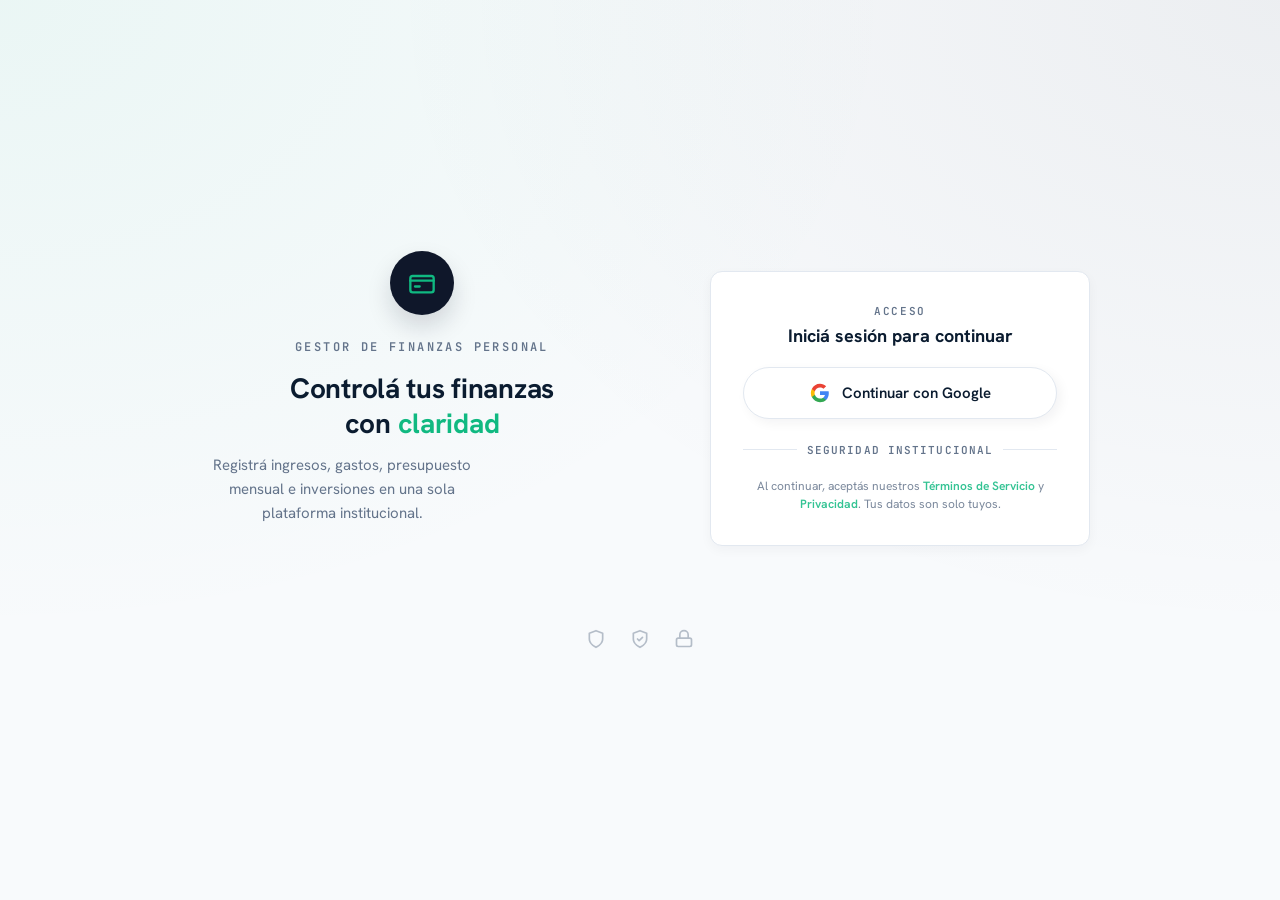
<file: src/main/resources/static/login.html>
<!DOCTYPE html>
<html lang="es">
<head>
    <meta charset="UTF-8">
    <meta name="viewport" content="width=device-width, initial-scale=1.0">
    <title>Gestor de Finanzas Personal — Iniciar sesión</title>
    <link rel="preconnect" href="https://fonts.googleapis.com">
    <link rel="preconnect" href="https://fonts.gstatic.com" crossorigin>
    <link href="https://fonts.googleapis.com/css2?family=Hanken+Grotesk:wght@400;500;600;700;800&family=JetBrains+Mono:wght@500;600&display=swap" rel="stylesheet">
    <style>
        *, *::before, *::after { box-sizing: border-box; margin: 0; padding: 0; }

        :root {
            --navy:      #0F172A;
            --emerald:   #10B981;
            --bg:        #F8FAFC;
            --surface:   #FFFFFF;
            --text:      #0B1C30;
            --muted:     #64748B;
            --border:    #E2E8F0;
        }

        body {
            font-family: 'Hanken Grotesk', system-ui, sans-serif;
            min-height: 100vh;
            display: flex;
            align-items: center;
            justify-content: center;
            padding: 20px;
            background-color: var(--bg);
            background-image:
                radial-gradient(at 0% 0%, rgba(16,185,129,.06) 0px, transparent 50%),
                radial-gradient(at 100% 0%, rgba(15,23,42,.05) 0px, transparent 50%);
        }

        main {
            width: 100%;
            max-width: 440px;
            display: flex;
            flex-direction: column;
            align-items: center;
        }

        /* En pantallas anchas, el logo/tagline pasa a la izquierda y el acceso a la derecha,
           en vez de todo apilado y centrado como en mobile. */
        @media (min-width: 860px) {
            main {
                max-width: 900px;
                flex-direction: row;
                flex-wrap: wrap;
                align-items: center;
                justify-content: center;
                gap: 24px 56px;
                text-align: left;
            }
            .login-left { flex: 1; text-align: left; }
            .brand-badge { margin: 0 0 24px; }
            .brand-eyebrow, h1, .subtitle { text-align: left; margin-left: 0; margin-right: 0; }
            .subtitle { padding: 0; max-width: 38ch; margin-bottom: 0; }
            .login-right { flex: 1; max-width: 380px; }
            .trust-row { width: 100%; justify-content: center; }
        }

        .brand-badge {
            width: 64px;
            height: 64px;
            background: var(--navy);
            border-radius: 50%;
            display: flex;
            align-items: center;
            justify-content: center;
            margin: 0 auto 24px;
            box-shadow: 0 12px 24px rgba(15,23,42,.15);
        }

        .brand-badge svg { width: 28px; height: 28px; }

        .brand-eyebrow {
            font-family: 'JetBrains Mono', monospace;
            font-size: 12px;
            font-weight: 600;
            letter-spacing: 0.2em;
            text-transform: uppercase;
            color: var(--muted);
            text-align: center;
            margin-bottom: 16px;
        }

        h1 {
            font-size: 28px;
            font-weight: 700;
            line-height: 1.25;
            letter-spacing: -0.01em;
            color: var(--text);
            text-align: center;
            max-width: 17ch;
            margin: 0 auto 12px;
        }

        h1 span { color: var(--emerald); }

        .subtitle {
            font-size: 15px;
            line-height: 1.6;
            color: var(--muted);
            text-align: center;
            padding: 0 16px;
            margin-bottom: 40px;
        }

        .auth-card {
            width: 100%;
            background: var(--surface);
            border: 1px solid var(--border);
            border-radius: 12px;
            padding: 32px;
            box-shadow: 0 4px 12px rgba(15,23,42,.04);
            display: flex;
            flex-direction: column;
            align-items: center;
        }

        .btn-google {
            display: flex;
            align-items: center;
            justify-content: center;
            gap: 12px;
            width: 100%;
            padding: 15px 20px;
            background: #ffffff;
            color: var(--text);
            border: 1px solid var(--border);
            border-radius: 99px;
            font-size: 15px;
            font-weight: 600;
            font-family: 'Hanken Grotesk', system-ui, sans-serif;
            cursor: pointer;
            text-decoration: none;
            box-shadow: 4px 4px 12px rgba(15,23,42,.05), -4px -4px 12px rgba(255,255,255,.8);
            transition: box-shadow .25s ease, transform .2s ease, border-color .25s ease;
        }

        .btn-google:hover {
            border-color: var(--border);
            transform: translateY(-2px);
            box-shadow: 6px 6px 16px rgba(15,23,42,.08), -6px -6px 16px rgba(255,255,255,.9);
        }

        .btn-google:active { transform: translateY(0); }

        .btn-google svg { width: 20px; height: 20px; flex-shrink: 0; }

        .divider {
            display: flex;
            align-items: center;
            gap: 10px;
            width: 100%;
            margin-top: 24px;
        }

        .divider::before, .divider::after {
            content: '';
            flex: 1;
            height: 1px;
            background: var(--border);
        }

        .divider span {
            font-family: 'JetBrains Mono', monospace;
            font-size: 11px;
            font-weight: 600;
            letter-spacing: 0.1em;
            color: var(--muted);
            white-space: nowrap;
        }

        .legal {
            font-size: 12px;
            color: var(--muted);
            text-align: center;
            margin-top: 20px;
            opacity: .85;
            line-height: 1.5;
        }

        .legal a { color: var(--emerald); font-weight: 600; text-decoration: none; }
        .legal a:hover { text-decoration: underline; }

        .trust-row {
            display: flex;
            align-items: center;
            gap: 24px;
            margin-top: 40px;
            opacity: .45;
        }

        .trust-row svg { width: 20px; height: 20px; color: var(--muted); }

        .auth-eyebrow {
            display: none;
            font-family: 'JetBrains Mono', monospace;
            font-size: 11px;
            font-weight: 600;
            letter-spacing: 0.15em;
            text-transform: uppercase;
            color: var(--muted);
            margin-bottom: 6px;
        }

        .auth-heading {
            display: none;
            font-size: 18px;
            font-weight: 700;
            color: var(--text);
            margin-bottom: 20px;
        }

        @media (min-width: 860px) {
            .auth-eyebrow { display: block; }
            .auth-heading { display: block; }
        }

        @media (max-width: 480px) {
            h1 { font-size: 24px; }
            .auth-card { padding: 24px; }
        }
    </style>
</head>
<body>

    <main>
        <div class="login-left">
            <div class="brand-badge">
                <svg viewBox="0 0 24 24" fill="none" stroke="#10B981" stroke-width="2" stroke-linecap="round" stroke-linejoin="round">
                    <rect x="2" y="6" width="20" height="14" rx="2"/>
                    <path d="M2 10h20"/>
                    <path d="M6 15h4"/>
                </svg>
            </div>

            <div class="brand-eyebrow">Gestor de Finanzas Personal</div>

            <h1>Controlá tus finanzas con <span>claridad</span></h1>
            <p class="subtitle">
                Registrá ingresos, gastos, presupuesto mensual e inversiones en una sola plataforma institucional.
            </p>
        </div>

        <div class="login-right">
            <div class="auth-card">
                <div class="auth-eyebrow">Acceso</div>
                <div class="auth-heading">Iniciá sesión para continuar</div>
                <a href="/oauth2/authorization/google" class="btn-google">
                    <svg viewBox="0 0 24 24" xmlns="http://www.w3.org/2000/svg">
                        <path fill="#4285F4" d="M22.56 12.25c0-.78-.07-1.53-.2-2.25H12v4.26h5.92c-.26 1.37-1.04 2.53-2.21 3.31v2.77h3.57c2.08-1.92 3.28-4.74 3.28-8.09z"/>
                        <path fill="#34A853" d="M12 23c2.97 0 5.46-.98 7.28-2.66l-3.57-2.77c-.98.66-2.23 1.06-3.71 1.06-2.86 0-5.29-1.93-6.16-4.53H2.18v2.84C3.99 20.53 7.7 23 12 23z"/>
                        <path fill="#FBBC05" d="M5.84 14.09c-.22-.66-.35-1.36-.35-2.09s.13-1.43.35-2.09V7.07H2.18C1.43 8.55 1 10.22 1 12s.43 3.45 1.18 4.93l2.85-2.22.81-.62z"/>
                        <path fill="#EA4335" d="M12 5.38c1.62 0 3.06.56 4.21 1.64l3.15-3.15C17.45 2.09 14.97 1 12 1 7.7 1 3.99 3.47 2.18 7.07l3.66 2.84c.87-2.6 3.3-4.53 6.16-4.53z"/>
                    </svg>
                    Continuar con Google
                </a>

                <div class="divider"><span>SEGURIDAD INSTITUCIONAL</span></div>

                <p class="legal">
                    Al continuar, aceptás nuestros <a href="#">Términos de Servicio</a> y <a href="#">Privacidad</a>. Tus datos son solo tuyos.
                </p>
            </div>
        </div>

        <div class="trust-row" aria-hidden="true">
            <svg viewBox="0 0 24 24" fill="none" stroke="currentColor" stroke-width="2" stroke-linecap="round" stroke-linejoin="round"><path d="M12 22s8-4 8-10V5l-8-3-8 3v7c0 6 8 10 8 10z"/></svg>
            <svg viewBox="0 0 24 24" fill="none" stroke="currentColor" stroke-width="2" stroke-linecap="round" stroke-linejoin="round"><path d="M9 12l2 2 4-4"/><path d="M12 22s8-4 8-10V5l-8-3-8 3v7c0 6 8 10 8 10z"/></svg>
            <svg viewBox="0 0 24 24" fill="none" stroke="currentColor" stroke-width="2" stroke-linecap="round" stroke-linejoin="round"><rect x="3" y="11" width="18" height="10" rx="2"/><path d="M7 11V7a5 5 0 0 1 10 0v4"/></svg>
        </div>
    </main>

</body>
</html>
</file>
